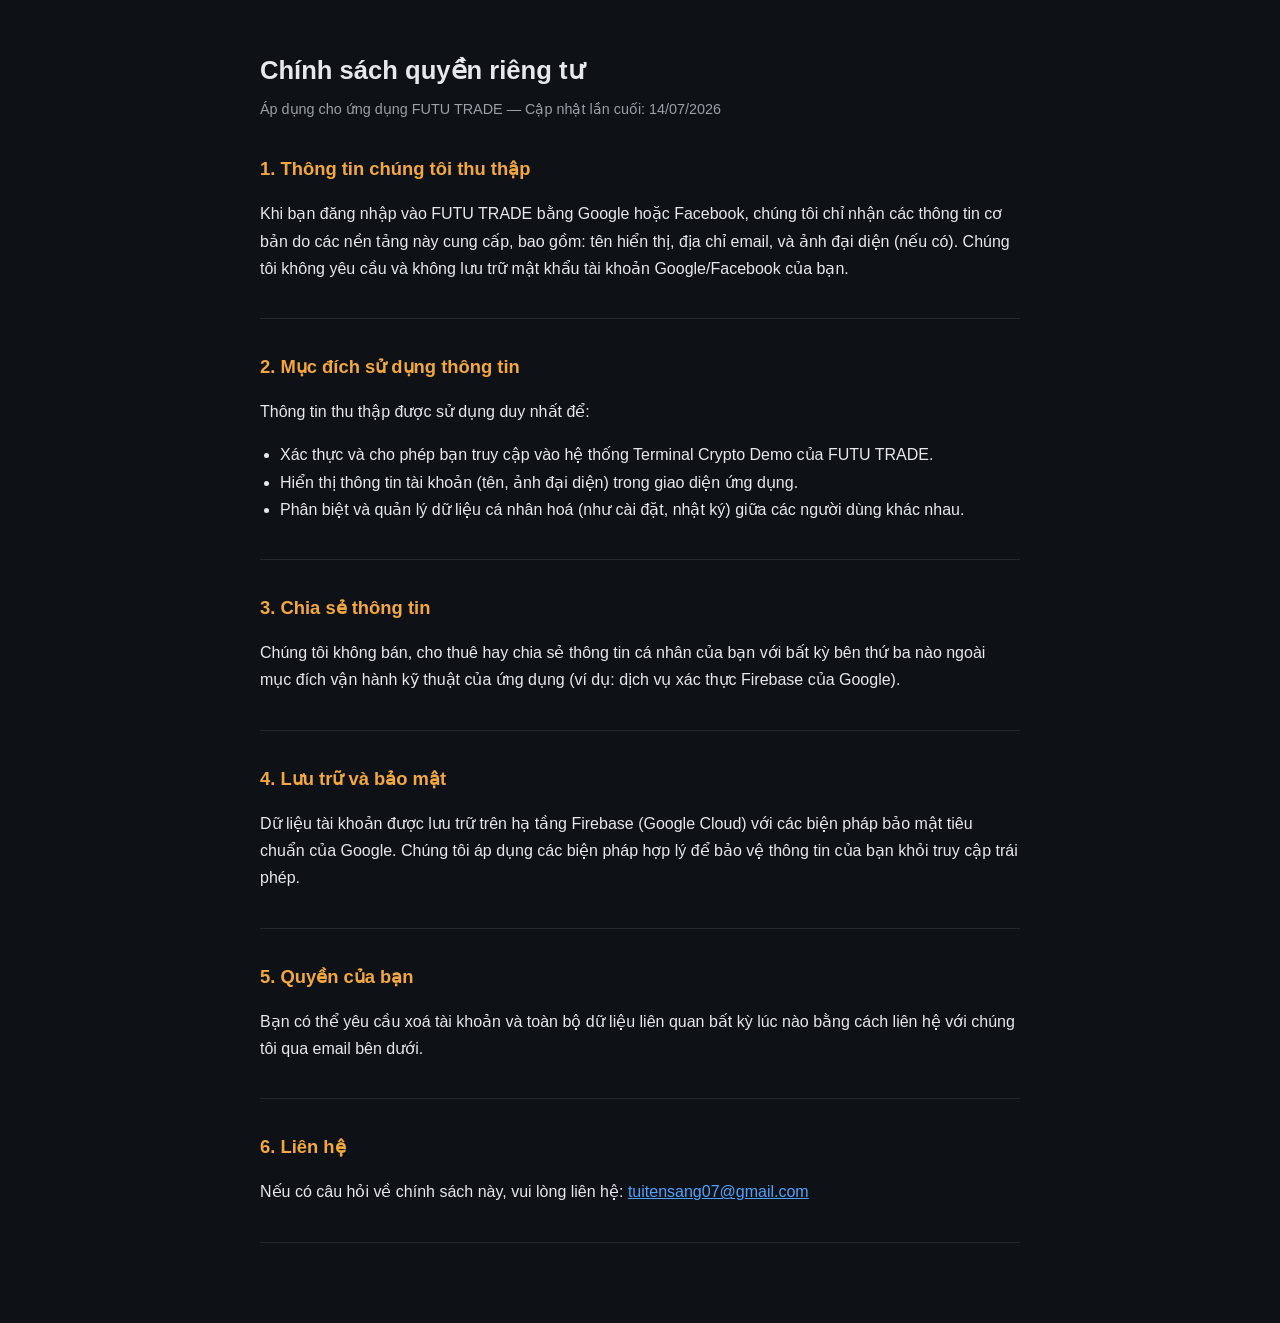
<file: privacy.html>
<!DOCTYPE html>
<html lang="vi">
<head>
<meta charset="UTF-8">
<meta name="viewport" content="width=device-width, initial-scale=1.0">
<title>Chính sách quyền riêng tư - FUTU TRADE</title>
<style>
  body { font-family: -apple-system, Segoe UI, Roboto, Arial, sans-serif; background:#0e1116; color:#e6e8eb; line-height:1.7; max-width:760px; margin:0 auto; padding:32px 20px 80px; }
  h1 { font-size:1.6rem; margin-bottom:4px; }
  .updated { color:#9aa0a6; font-size:0.9rem; margin-bottom:32px; }
  h2 { font-size:1.15rem; margin-top:32px; color:#f2a83e; }
  a { color:#4da3ff; }
  ul { padding-left:20px; }
  section { border-bottom:1px solid #23272e; padding-bottom:20px; }
</style>
</head>
<body>
  <h1>Chính sách quyền riêng tư</h1>
  <div class="updated">Áp dụng cho ứng dụng FUTU TRADE — Cập nhật lần cuối: 14/07/2026</div>

  <section>
    <h2>1. Thông tin chúng tôi thu thập</h2>
    <p>Khi bạn đăng nhập vào FUTU TRADE bằng Google hoặc Facebook, chúng tôi chỉ nhận các thông tin cơ bản do các nền tảng này cung cấp, bao gồm: tên hiển thị, địa chỉ email, và ảnh đại diện (nếu có). Chúng tôi không yêu cầu và không lưu trữ mật khẩu tài khoản Google/Facebook của bạn.</p>
  </section>

  <section>
    <h2>2. Mục đích sử dụng thông tin</h2>
    <p>Thông tin thu thập được sử dụng duy nhất để:</p>
    <ul>
      <li>Xác thực và cho phép bạn truy cập vào hệ thống Terminal Crypto Demo của FUTU TRADE.</li>
      <li>Hiển thị thông tin tài khoản (tên, ảnh đại diện) trong giao diện ứng dụng.</li>
      <li>Phân biệt và quản lý dữ liệu cá nhân hoá (như cài đặt, nhật ký) giữa các người dùng khác nhau.</li>
    </ul>
  </section>

  <section>
    <h2>3. Chia sẻ thông tin</h2>
    <p>Chúng tôi không bán, cho thuê hay chia sẻ thông tin cá nhân của bạn với bất kỳ bên thứ ba nào ngoài mục đích vận hành kỹ thuật của ứng dụng (ví dụ: dịch vụ xác thực Firebase của Google).</p>
  </section>

  <section>
    <h2>4. Lưu trữ và bảo mật</h2>
    <p>Dữ liệu tài khoản được lưu trữ trên hạ tầng Firebase (Google Cloud) với các biện pháp bảo mật tiêu chuẩn của Google. Chúng tôi áp dụng các biện pháp hợp lý để bảo vệ thông tin của bạn khỏi truy cập trái phép.</p>
  </section>

  <section>
    <h2>5. Quyền của bạn</h2>
    <p>Bạn có thể yêu cầu xoá tài khoản và toàn bộ dữ liệu liên quan bất kỳ lúc nào bằng cách liên hệ với chúng tôi qua email bên dưới.</p>
  </section>

  <section>
    <h2>6. Liên hệ</h2>
    <p>Nếu có câu hỏi về chính sách này, vui lòng liên hệ: <a href="mailto:tuitensang07@gmail.com">tuitensang07@gmail.com</a></p>
  </section>
</body>
</html>
</file>
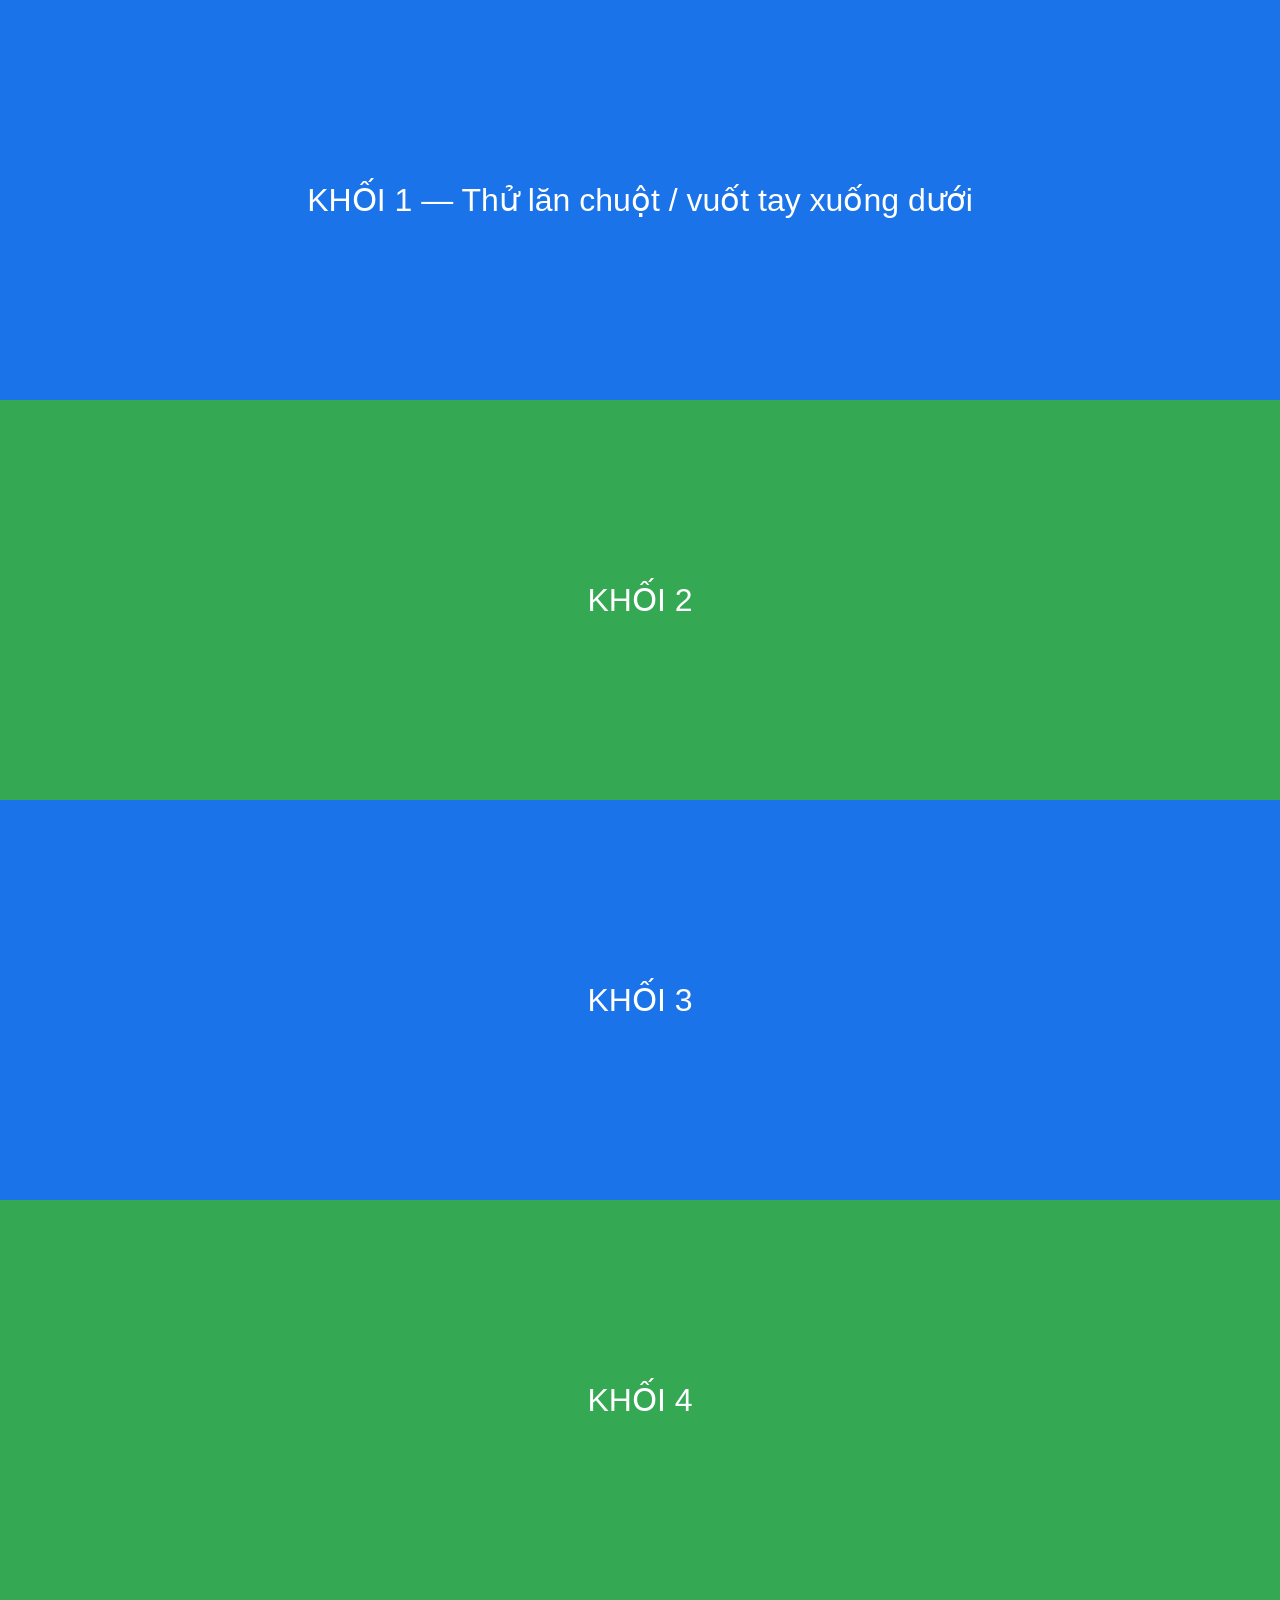
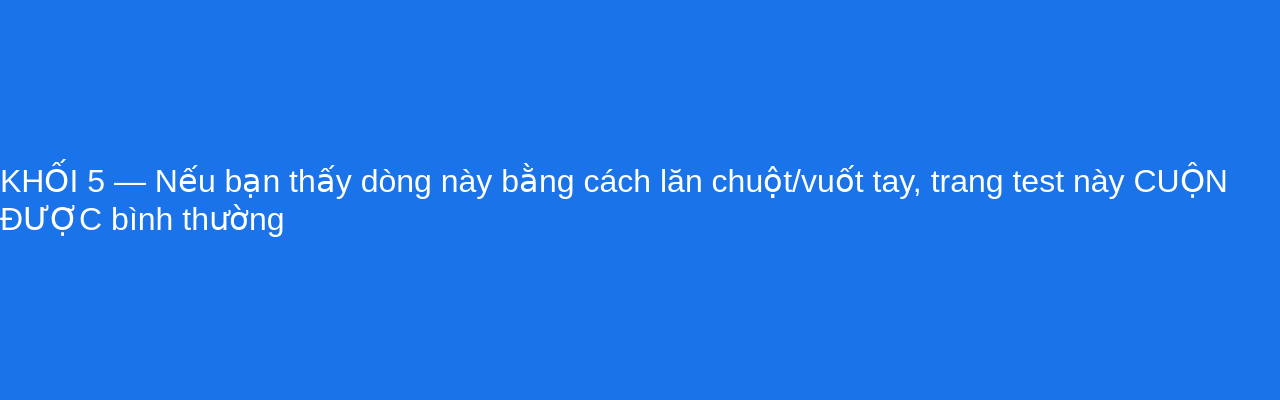
<file: test-scroll.html>
<!DOCTYPE html>
<html lang="vi">
<head>
<meta charset="UTF-8">
<title>TEST CUỘN TRANG - KHÔNG LIÊN QUAN FUTU TRADE</title>
<style>
  body { font-family: sans-serif; margin: 0; }
  .block { height: 400px; display: flex; align-items: center; justify-content: center; font-size: 32px; color: #fff; }
  .block:nth-child(odd) { background: #1a73e8; }
  .block:nth-child(even) { background: #34a853; }
</style>
</head>
<body>
  <div class="block">KHỐI 1 — Thử lăn chuột / vuốt tay xuống dưới</div>
  <div class="block">KHỐI 2</div>
  <div class="block">KHỐI 3</div>
  <div class="block">KHỐI 4</div>
  <div class="block">KHỐI 5 — Nếu bạn thấy dòng này bằng cách lăn chuột/vuốt tay, trang test này CUỘN ĐƯỢC bình thường</div>
</body>
</html>
</file>
